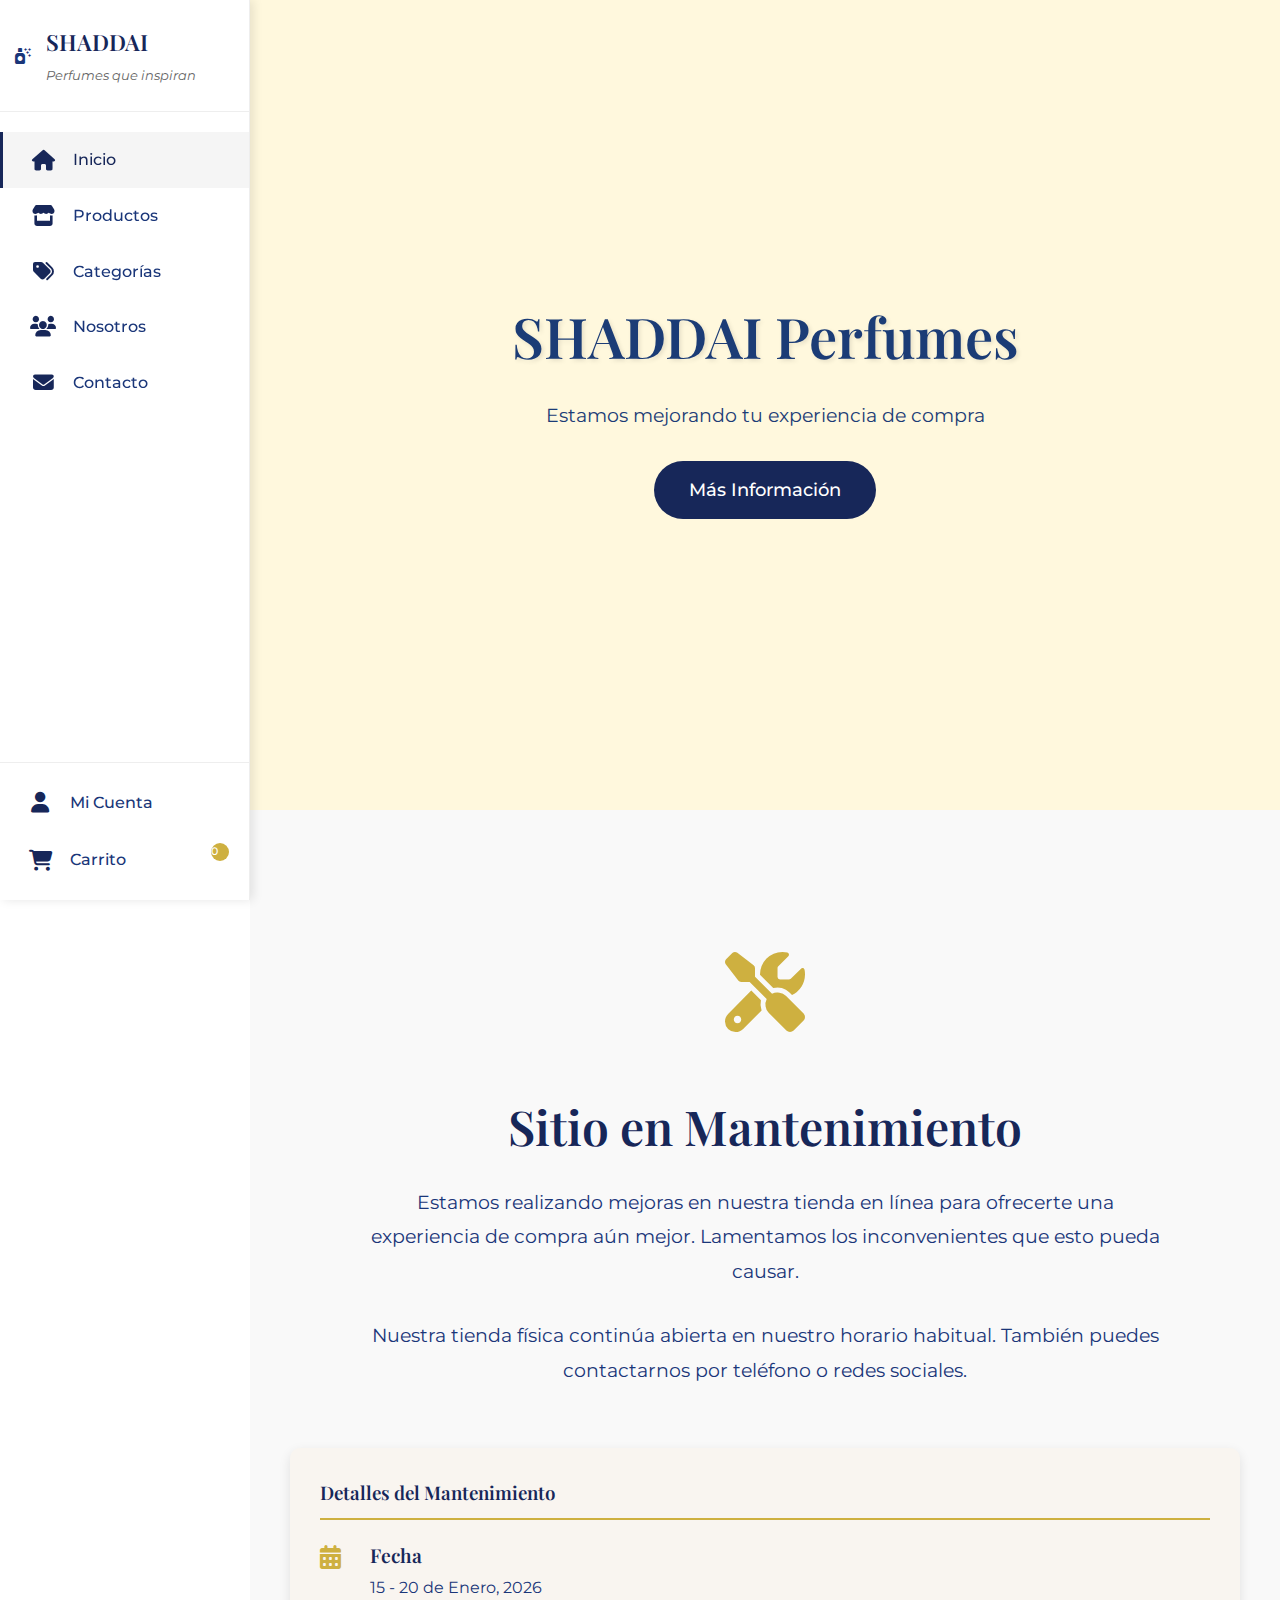
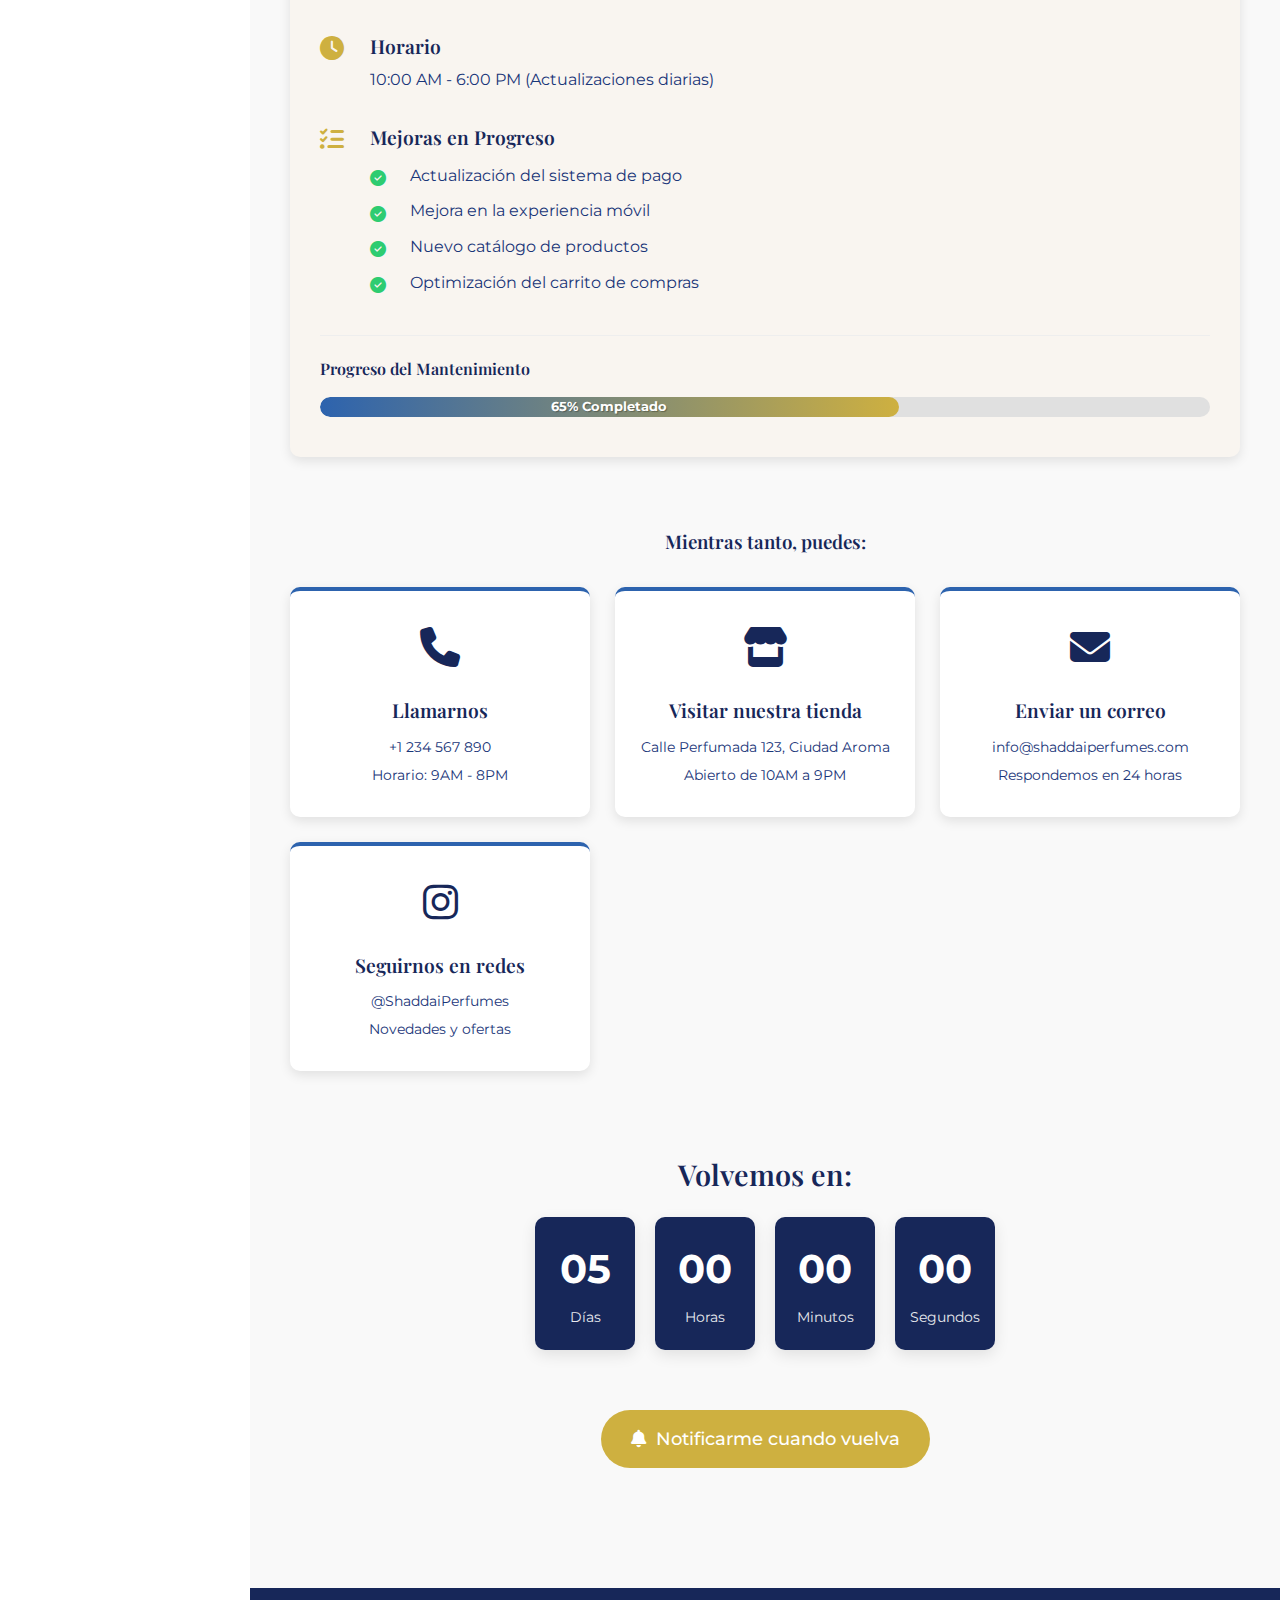
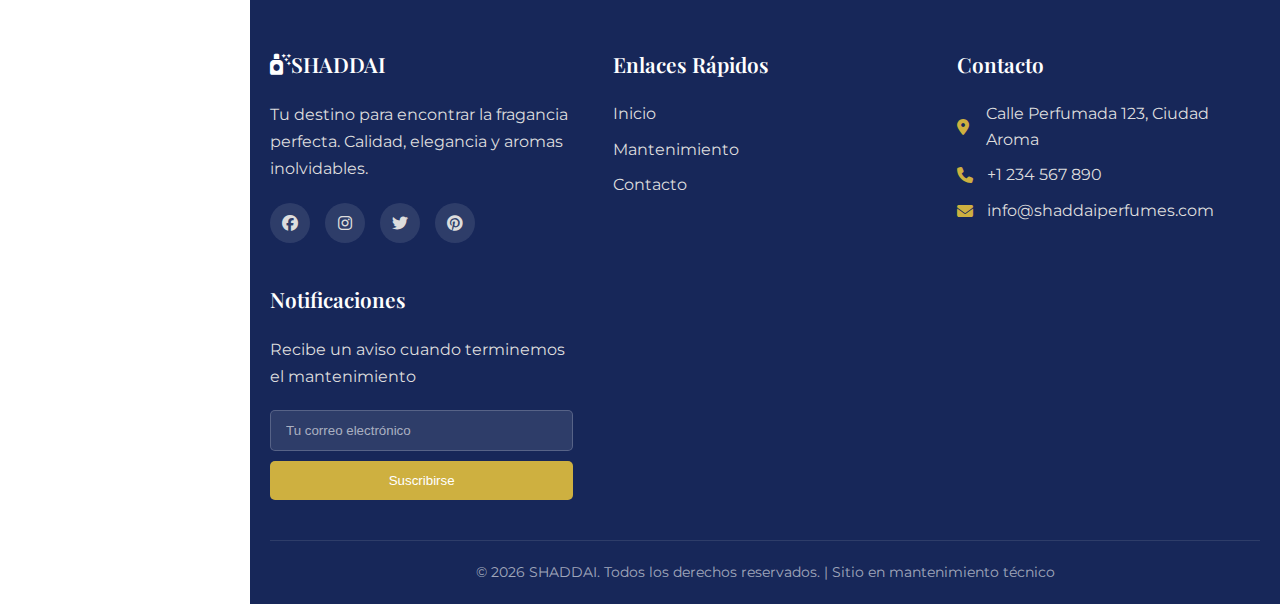
<file: mantenimiento.html>
<!DOCTYPE html>
<html lang="es">
<head>
    <meta charset="UTF-8">
    <meta name="viewport" content="width=device-width, initial-scale=1.0">
    <title>SHADDAI | En Mantenimiento</title>
    <link rel="stylesheet" href="styles/index.css">
    <link rel="stylesheet" href="styles/mantenimiento.css">
    <link rel="stylesheet" href="https://cdnjs.cloudflare.com/ajax/libs/font-awesome/6.4.0/css/all.min.css">
    <link href="https://fonts.googleapis.com/css2?family=Playfair+Display:wght@400;600;700&family=Montserrat:wght@300;400;500&display=swap" rel="stylesheet">
    <!-- Favicon agregado aquí -->
    <link rel="icon" type="image/x-icon" href="https://i.imgur.com/9QxJ7Yl.png">
</head>
<body>
    <!-- Botón de menú para móviles -->
    <button class="menu-toggle">
        <i class="fas fa-bars"></i>
    </button>
    
    <!-- Menú lateral -->
    <div class="sidebar-nav">
        <!-- Logo mejorado -->
        <div class="logo">
            <div class="logo-content">
                <i class="fas fa-spray-can-sparkles"></i>
                <div class="logo-text">
                    <a href="index.html">
                    <h1>SHADDAI</h1>
                    </a>
                    <p class="tagline">Perfumes que inspiran</p>
                </div>
            </div>
        </div>
        
        <!-- Navegación -->
        <nav>
            <ul>
                <li class="active">
                    <a href="#inicio">
                        <i class="fas fa-home"></i>
                        <span>Inicio</span>
                    </a>
                </li>
                <li>
                    <a href="#productos">
                        <i class="fas fa-store"></i>
                        <span>Productos</span>
                    </a>
                </li>
                <li>
                    <a href="#categorias">
                        <i class="fas fa-tags"></i>
                        <span>Categorías</span>
                    </a>
                </li>
                <li>
                    <a href="#nosotros">
                        <i class="fas fa-users"></i>
                        <span>Nosotros</span>
                    </a>
                </li>
                <li>
                    <a href="#contacto">
                        <i class="fas fa-envelope"></i>
                        <span>Contacto</span>
                    </a>
                </li>
            </ul>
        </nav>
        
        <!-- Carrito y usuario en menú lateral -->
        <div class="sidebar-bottom">
            <div class="sidebar-icons">
                <a href="#" class="user-icon">
                    <i class="fas fa-user"></i>
                    <span>Mi Cuenta</span>
                </a>
                <a href="#" class="cart-icon-sidebar">
                    <i class="fas fa-shopping-cart"></i>
                    <span>Carrito</span>
                    <span class="cart-count">0</span>
                </a>
            </div>
        </div>
    </div>

    <!-- Contenido principal -->
    <div class="main-content">
        <!-- Hero Section -->
        <section class="hero" id="inicio">
            <div class="hero-content">
                <h2>SHADDAI Perfumes</h2>
                <p>Estamos mejorando tu experiencia de compra</p>
                <a href="#mantenimiento" class="btn">Más Información</a>
            </div>
        </section>
        
        <!-- Sección de Mantenimiento -->
        <section class="maintenance-section" id="mantenimiento">
            <div class="container">
                <div class="maintenance-container">
                    <div class="maintenance-icon">
                        <i class="fas fa-tools"></i>
                    </div>
                    
                    <h1 class="maintenance-title">Sitio en Mantenimiento</h1>
                    
                    <p class="maintenance-text">
                        Estamos realizando mejoras en nuestra tienda en línea para ofrecerte una experiencia 
                        de compra aún mejor. Lamentamos los inconvenientes que esto pueda causar.
                    </p>
                    
                    <p class="maintenance-text">
                        Nuestra tienda física continúa abierta en nuestro horario habitual. 
                        También puedes contactarnos por teléfono o redes sociales.
                    </p>
                    
                    <div class="maintenance-details">
                        <h3>Detalles del Mantenimiento</h3>
                        
                        <div class="maintenance-info">
                            <div class="info-item">
                                <i class="fas fa-calendar-alt"></i>
                                <div>
                                    <h4>Fecha</h4>
                                    <p>15 - 20 de Enero, 2026</p>
                                </div>
                            </div>
                            
                            <div class="info-item">
                                <i class="fas fa-clock"></i>
                                <div>
                                    <h4>Horario</h4>
                                    <p>10:00 AM - 6:00 PM (Actualizaciones diarias)</p>
                                </div>
                            </div>
                            
                            <div class="info-item">
                                <i class="fas fa-list-check"></i>
                                <div>
                                    <h4>Mejoras en Progreso</h4>
                                    <ul class="maintenance-list">
                                        <li><i class="fas fa-check-circle"></i> Actualización del sistema de pago</li>
                                        <li><i class="fas fa-check-circle"></i> Mejora en la experiencia móvil</li>
                                        <li><i class="fas fa-check-circle"></i> Nuevo catálogo de productos</li>
                                        <li><i class="fas fa-check-circle"></i> Optimización del carrito de compras</li>
                                    </ul>
                                </div>
                            </div>
                        </div>
                        
                        <div class="progress-container">
                            <h4>Progreso del Mantenimiento</h4>
                            <div class="progress-bar">
                                <div class="progress-fill" style="width: 65%;">
                                    <span class="progress-text">65% Completado</span>
                                </div>
                            </div>
                        </div>
                    </div>
                    
                    <div class="contact-options">
                        <h3>Mientras tanto, puedes:</h3>
                        
                        <div class="options-grid">
                            <div class="option-card">
                                <div class="option-icon">
                                    <i class="fas fa-phone"></i>
                                </div>
                                <h4>Llamarnos</h4>
                                <p>+1 234 567 890</p>
                                <p>Horario: 9AM - 8PM</p>
                            </div>
                            
                            <div class="option-card">
                                <div class="option-icon">
                                    <i class="fas fa-store"></i>
                                </div>
                                <h4>Visitar nuestra tienda</h4>
                                <p>Calle Perfumada 123, Ciudad Aroma</p>
                                <p>Abierto de 10AM a 9PM</p>
                            </div>
                            
                            <div class="option-card">
                                <div class="option-icon">
                                    <i class="fas fa-envelope"></i>
                                </div>
                                <h4>Enviar un correo</h4>
                                <p>info@shaddaiperfumes.com</p>
                                <p>Respondemos en 24 horas</p>
                            </div>
                            
                            <div class="option-card">
                                <div class="option-icon">
                                    <i class="fab fa-instagram"></i>
                                </div>
                                <h4>Seguirnos en redes</h4>
                                <p>@ShaddaiPerfumes</p>
                                <p>Novedades y ofertas</p>
                            </div>
                        </div>
                    </div>
                    
                    <div class="countdown-container">
                        <h3>Volvemos en:</h3>
                        <div class="countdown">
                            <div class="countdown-item">
                                <span class="countdown-number" id="days">05</span>
                                <span class="countdown-label">Días</span>
                            </div>
                            <div class="countdown-item">
                                <span class="countdown-number" id="hours">12</span>
                                <span class="countdown-label">Horas</span>
                            </div>
                            <div class="countdown-item">
                                <span class="countdown-number" id="minutes">30</span>
                                <span class="countdown-label">Minutos</span>
                            </div>
                            <div class="countdown-item">
                                <span class="countdown-number" id="seconds">45</span>
                                <span class="countdown-label">Segundos</span>
                            </div>
                        </div>
                    </div>
                    
                    <a href="javascript:void(0);" class="btn btn-notify" onclick="subscribeNotification()">
                        <i class="fas fa-bell"></i> Notificarme cuando vuelva
                    </a>
                </div>
            </div>
        </section>
        
        <!-- Pie de página -->
        <footer id="contacto">
            <div class="container">
                <div class="footer-content">
                    <div class="footer-column">
                        <h3><i class="fas fa-spray-can-sparkles"></i> SHADDAI</h3>
                        <p>Tu destino para encontrar la fragancia perfecta. Calidad, elegancia y aromas inolvidables.</p>
                        <div class="social-icons">
                            <a href="#"><i class="fab fa-facebook"></i></a>
                            <a href="#"><i class="fab fa-instagram"></i></a>
                            <a href="#"><i class="fab fa-twitter"></i></a>
                            <a href="#"><i class="fab fa-pinterest"></i></a>
                        </div>
                    </div>
                    
                    <div class="footer-column">
                        <h4>Enlaces Rápidos</h4>
                        <ul>
                            <li><a href="#inicio">Inicio</a></li>
                            <li><a href="#mantenimiento">Mantenimiento</a></li>
                            <li><a href="#contacto">Contacto</a></li>
                        </ul>
                    </div>
                    
                    <div class="footer-column">
                        <h4>Contacto</h4>
                        <ul class="contact-info">
                            <li><i class="fas fa-map-marker-alt"></i> Calle Perfumada 123, Ciudad Aroma</li>
                            <li><i class="fas fa-phone"></i> +1 234 567 890</li>
                            <li><i class="fas fa-envelope"></i> info@shaddaiperfumes.com</li>
                        </ul>
                    </div>
                    
                    <div class="footer-column">
                        <h4>Notificaciones</h4>
                        <p>Recibe un aviso cuando terminemos el mantenimiento</p>
                        <form class="newsletter-form" id="maintenance-form">
                            <input type="email" placeholder="Tu correo electrónico" required id="email-input">
                            <button type="submit">Suscribirse</button>
                        </form>
                    </div>
                </div>
                
                <div class="footer-bottom">
                    <p>&copy; 2026 SHADDAI. Todos los derechos reservados. | Sitio en mantenimiento técnico</p>
                </div>
            </div>
        </footer>
    </div>
    
    <!-- Script para funcionalidad básica -->
    <script>
        // Carrito de compras (mantenido para consistencia)
        let cart = [];
        const cartCount = document.querySelector('.cart-count');
        
        // Actualizar carrito
        function updateCart() {
            const totalItems = cart.reduce((total, item) => total + item.quantity, 0);
            cartCount.textContent = totalItems;
        }
        
        // Mostrar notificación
        function showNotification(message) {
            const notification = document.createElement('div');
            notification.className = 'notification';
            notification.textContent = message;
            document.body.appendChild(notification);
            
            // Mostrar notificación
            setTimeout(() => {
                notification.classList.add('show');
            }, 10);
            
            // Ocultar notificación después de 3 segundos
            setTimeout(() => {
                notification.classList.remove('show');
                setTimeout(() => {
                    notification.remove();
                }, 300);
            }, 3000);
        }
        
        // Contador regresivo
        function updateCountdown() {
            // Fecha objetivo: 5 días desde ahora
            const targetDate = new Date();
            targetDate.setDate(targetDate.getDate() + 5);
            
            function update() {
                const now = new Date().getTime();
                const distance = targetDate - now;
                
                // Cálculos de tiempo
                const days = Math.floor(distance / (1000 * 60 * 60 * 24));
                const hours = Math.floor((distance % (1000 * 60 * 60 * 24)) / (1000 * 60 * 60));
                const minutes = Math.floor((distance % (1000 * 60 * 60)) / (1000 * 60));
                const seconds = Math.floor((distance % (1000 * 60)) / 1000);
                
                // Actualizar display
                document.getElementById('days').textContent = String(days).padStart(2, '0');
                document.getElementById('hours').textContent = String(hours).padStart(2, '0');
                document.getElementById('minutes').textContent = String(minutes).padStart(2, '0');
                document.getElementById('seconds').textContent = String(seconds).padStart(2, '0');
            }
            
            // Actualizar inmediatamente y luego cada segundo
            update();
            setInterval(update, 1000);
        }
        
        // Suscripción para notificación
        function subscribeNotification() {
            const email = prompt("Por favor ingresa tu correo electrónico para ser notificado cuando el sitio vuelva a estar disponible:");
            
            if (email && email.includes('@')) {
                showNotification(`¡Gracias! Te notificaremos a ${email} cuando terminemos el mantenimiento.`);
                // Aquí normalmente enviarías el email a tu servidor
                console.log("Email registrado para notificación:", email);
            } else if (email) {
                alert("Por favor ingresa un correo electrónico válido.");
            }
        }
        
        // Formulario de newsletter
        document.getElementById('maintenance-form').addEventListener('submit', function(e) {
            e.preventDefault();
            const email = document.getElementById('email-input').value;
            if (email && email.includes('@')) {
                showNotification(`¡Gracias por suscribirte con ${email}! Te avisaremos cuando volvamos.`);
                this.reset();
                // Aquí normalmente enviarías el email a tu servidor
                console.log("Email suscrito para notificación de mantenimiento:", email);
            } else {
                alert("Por favor ingresa un correo electrónico válido.");
            }
        });
        
        // Smooth scroll para enlaces internos
        document.querySelectorAll('a[href^="#"]').forEach(anchor => {
            anchor.addEventListener('click', function(e) {
                e.preventDefault();
                
                const targetId = this.getAttribute('href');
                if (targetId === '#') return;
                
                const targetElement = document.querySelector(targetId);
                if (targetElement) {
                    window.scrollTo({
                        top: targetElement.offsetTop - 20,
                        behavior: 'smooth'
                    });
                }
            });
        });
        
        // Activación del menú lateral según la sección visible
        function setActiveNavItem() {
            const sections = document.querySelectorAll('section[id]');
            const navLinks = document.querySelectorAll('.sidebar-nav nav li');
            
            let currentSection = '';
            
            sections.forEach(section => {
                const sectionTop = section.offsetTop - 100;
                const sectionHeight = section.clientHeight;
                
                if (scrollY >= sectionTop && scrollY < sectionTop + sectionHeight) {
                    currentSection = section.getAttribute('id');
                }
            });
            
            navLinks.forEach(link => {
                link.classList.remove('active');
                const linkHref = link.querySelector('a').getAttribute('href').replace('#', '');
                if (linkHref === currentSection) {
                    link.classList.add('active');
                }
            });
        }

        // Escuchar el scroll para cambiar el elemento activo
        window.addEventListener('scroll', setActiveNavItem);
        setActiveNavItem(); // Ejecutar al cargar la página

        // Función para menú móvil simplificada
        function setupMobileMenu() {
            const sidebarNav = document.querySelector('.sidebar-nav');
            const menuToggle = document.querySelector('.menu-toggle');
            
            if (window.innerWidth <= 992) {
                // Mostrar botón de toggle en móviles
                menuToggle.style.display = 'flex';
                menuToggle.style.alignItems = 'center';
                menuToggle.style.justifyContent = 'center';
                
                // Toggle del menú al hacer clic en el botón
                menuToggle.addEventListener('click', function(e) {
                    e.stopPropagation();
                    sidebarNav.classList.toggle('mobile-open');
                });
                
                // Cerrar menú al hacer clic fuera
                document.addEventListener('click', function(e) {
                    if (sidebarNav.classList.contains('mobile-open') && 
                        !sidebarNav.contains(e.target) && 
                        !e.target.closest('.menu-toggle')) {
                        sidebarNav.classList.remove('mobile-open');
                    }
                });
                
                // Cerrar menú al hacer clic en un enlace
                document.querySelectorAll('.sidebar-nav a').forEach(link => {
                    link.addEventListener('click', function() {
                        sidebarNav.classList.remove('mobile-open');
                    });
                });
            } else {
                // Ocultar botón de toggle en desktop
                menuToggle.style.display = 'none';
                // Asegurar que el menú esté visible en desktop
                sidebarNav.classList.remove('mobile-open');
                sidebarNav.style.transform = '';
            }
        }

        // Inicializar al cargar
        setupMobileMenu();
        updateCountdown(); // Iniciar contador

        // Re-inicializar al cambiar tamaño de ventana
        window.addEventListener('resize', setupMobileMenu);
    </script>
</body>
</html>
</file>
<file: styles/index.css>
/* Estilos generales */
* {
    margin: 0;
    padding: 0;
    box-sizing: border-box;
}

:root {
    --primary-color: #172759;      /* Azul oscuro principal */
    --secondary-color: #2d63ae;    /* Azul más claro */
    --accent-color: #ceb040;       /* Dorado para acentos */
    --light-color: #f9f5f0;        /* Color claro de fondo */
    --text-color: #1a3679;         /* Color de texto principal */
    --sidebar-bg: #ffffff;         /* Fondo del menú lateral - BLANCO */
    --icon-color: #172759;         /* Color de los iconos - AZUL */
    --hover-color: #f5f5f5;        /* Color hover para menú */
    --shadow: 0 4px 12px rgba(0, 0, 0, 0.1);
    --transition: all 0.3s ease;
    --sidebar-width: 250px;
    --sidebar-collapsed: 80px;     /* Un poco más ancho para mejor visualización */
}

body {
    font-family: 'Montserrat', sans-serif;
    color: var(--text-color);
    line-height: 1.6;
    background-color: #fff;
    transition: margin-left var(--transition);
    margin-left: var(--sidebar-collapsed);
}

h1, h2, h3, h4 {
    font-family: 'Playfair Display', serif;
    color: var(--primary-color);
    font-weight: 600;
}

.container {
    width: 100%;
    max-width: 1200px;
    margin: 0 auto;
    padding: 0 20px;
}

a {
    text-decoration: none;
    color: inherit;
}

ul {
    list-style: none;
}

.btn {
    display: inline-block;
    background-color: var(--primary-color);
    color: white;
    padding: 12px 28px;
    border-radius: 30px;
    font-weight: 500;
    transition: var(--transition);
    border: none;
    cursor: pointer;
    text-align: center;
}

.btn:hover {
    background-color: #b68c27;
    transform: translateY(-2px);
    box-shadow: var(--shadow);
}

.btn-outline {
    background-color: transparent;
    border: 2px solid var(--primary-color);
    color: var(--primary-color);
}

.btn-outline:hover {
    background-color: var(--primary-color);
    color: white;
}

.section-title {
    font-size: 2.5rem;
    text-align: center;
    margin-bottom: 10px;
    position: relative;
}

.section-title::after {
    content: '';
    position: absolute;
    width: 80px;
    height: 3px;
    background-color: var(--primary-color);
    bottom: -10px;
    left: 50%;
    transform: translateX(-50%);
}

.section-subtitle {
    text-align: center;
    margin-bottom: 50px;
    color: var(--primary-color);
    font-size: 1.1rem;
}

/* Sidebar Navigation - MENÚ BLANCO */
.sidebar-nav {
    position: fixed;
    top: 0;
    left: 0;
    width: var(--sidebar-collapsed);
    height: 100%;
    background-color: var(--sidebar-bg);
    z-index: 1100;
    transition: var(--transition);
    overflow-x: hidden;
    overflow-y: auto;
    box-shadow: 3px 0 10px rgba(0, 0, 0, 0.1);
    border-right: 1px solid #eee;
    display: flex;
    flex-direction: column;
    /* Ocultar scrollbar pero mantener funcionalidad */
    scrollbar-width: none; /* Para Firefox */
    -ms-overflow-style: none; /* Para Internet Explorer y Edge */
}

/* Ocultar scrollbar en Chrome, Safari y Opera */
.sidebar-nav::-webkit-scrollbar {
    display: none;
}

/* ESTO ES IMPORTANTE: Prevenir que el menú se expanda accidentalmente */
.sidebar-nav:not(:hover) {
    width: var(--sidebar-collapsed) !important;
}

.sidebar-nav:hover {
    width: var(--sidebar-width);
}

.sidebar-nav:hover ~ .main-content {
    margin-left: calc(var(--sidebar-width) - var(--sidebar-collapsed));
}

/* Asegurar que no haya márgenes o paddings conflictivos */
.sidebar-nav * {
    box-sizing: border-box;
}

.sidebar-nav nav ul {
    margin: 0;
    padding: 0;
}

.sidebar-nav li {
    margin: 0;
    padding: 0;
}

/* Corregir posibles problemas de altura */
.sidebar-nav {
    height: 100vh;
    max-height: 100vh;
}

/* Logo mejorado */
.sidebar-nav .logo {
    padding: 25px 15px;
    border-bottom: 1px solid #eee;
    white-space: nowrap;
    overflow: hidden;
    background-color: var(--sidebar-bg);
    flex-shrink: 0;
    cursor: pointer;
}

.sidebar-nav .logo-content {
    display: flex;
    align-items: center;
    justify-content: center;
    gap: 0;
    transition: var(--transition);
    position: relative;
}

.sidebar-nav:hover .logo-content {
    justify-content: flex-start;
    gap: 15px;
}

/* Estilos para el logo en el menú lateral */
.logo-image {
    width: 40px;
    height: 40px;
    object-fit: contain;
    transition: var(--transition);
    flex-shrink: 0;
}

/* Mostrar el logo en lugar del icono */
.sidebar-nav .logo-content .logo-image {
    display: block;
    color: var(--icon-color);
    font-size: 2rem;
    min-width: 40px;
    text-align: center;
    transition: var(--transition);
    margin-right: 0;
}

/* Cuando el menú se expande */
.sidebar-nav:hover .logo-content .logo-image {
    margin-right: 15px;
}

.sidebar-nav .logo-text {
    overflow: hidden;
    transition: var(--transition);
    opacity: 0;
    width: 0;
    height: 0;
    visibility: hidden;
}

.sidebar-nav:hover .logo-text {
    opacity: 1;
    width: auto;
    height: auto;
    visibility: visible;
}

.sidebar-nav .logo h1 {
    color: var(--primary-color);
    font-size: 1.4rem;
    margin-bottom: 5px;
    white-space: nowrap;
}

.sidebar-nav .logo .tagline {
    color: #666;
    font-size: 0.8rem;
    font-style: italic;
    white-space: nowrap;
}

/* Navegación */
.sidebar-nav nav {
    padding: 20px 0;
    flex-grow: 1;
    overflow-y: auto;
}

.sidebar-nav ul {
    display: flex;
    flex-direction: column;
}

.sidebar-nav li {
    position: relative;
}

.sidebar-nav li a {
    display: flex;
    align-items: center;
    padding: 15px 20px;
    color: var(--text-color);
    transition: var(--transition);
    white-space: nowrap;
    overflow: hidden;
    border-left: 3px solid transparent;
    justify-content: center;
}

.sidebar-nav:hover li a {
    justify-content: flex-start;
}

.sidebar-nav li a:hover {
    background-color: var(--hover-color);
    color: var(--primary-color);
}

.sidebar-nav li.active a {
    background-color: var(--hover-color);
    color: var(--primary-color);
    border-left: 3px solid var(--icon-color);
}

.sidebar-nav li a i {
    font-size: 1.3rem;
    min-width: 40px;
    text-align: center;
    color: var(--icon-color);
    margin-right: 0;
    transition: var(--transition);
}

.sidebar-nav:hover li a i {
    margin-right: 10px;
}

.sidebar-nav li a span {
    display: none;
    font-weight: 500;
    opacity: 0;
    visibility: hidden;
    transition: opacity 0.3s ease 0.1s, visibility 0.3s ease 0.1s;
}

.sidebar-nav:hover li a span {
    display: inline-block;
    opacity: 1;
    visibility: visible;
}

/* Tooltips para estado contraído */
.sidebar-nav .nav-tooltip {
    position: absolute;
    left: 100%;
    top: 50%;
    transform: translateY(-50%) translateX(10px);
    background-color: var(--primary-color);
    color: white;
    padding: 8px 12px;
    border-radius: 4px;
    font-size: 0.8rem;
    white-space: nowrap;
    opacity: 0;
    visibility: hidden;
    transition: var(--transition);
    z-index: 100;
    box-shadow: 2px 2px 10px rgba(0, 0, 0, 0.2);
    pointer-events: none;
}

.sidebar-nav .nav-tooltip::before {
    content: '';
    position: absolute;
    right: 100%;
    top: 50%;
    transform: translateY(-50%);
    border-width: 6px;
    border-style: solid;
    border-color: transparent var(--primary-color) transparent transparent;
}

.sidebar-nav li:hover .nav-tooltip {
    opacity: 1;
    visibility: visible;
    transform: translateY(-50%) translateX(0);
}

.sidebar-nav:hover li .nav-tooltip {
    display: none;
}

/* Iconos de carrito y usuario en menú lateral - CORREGIDOS */
.sidebar-bottom {
    position: relative;
    width: 100%;
    border-top: 1px solid #eee;
    padding: 15px 0;
    background-color: var(--sidebar-bg);
    flex-shrink: 0;
    margin-top: auto;
}

.sidebar-icons {
    display: flex;
    flex-direction: column;
    gap: 8px;
    padding: 0;
}

.sidebar-icons a {
    display: flex;
    align-items: center;
    padding: 12px 0;
    color: var(--text-color);
    transition: var(--transition);
    white-space: nowrap;
    overflow: hidden;
    border-radius: 0;
    justify-content: center;
    position: relative;
}

.sidebar-nav:hover .sidebar-icons a {
    justify-content: flex-start;
    padding: 12px 20px;
}

.sidebar-icons a:hover {
    background-color: var(--hover-color);
    color: var(--primary-color);
}

.sidebar-icons a i {
    font-size: 1.3rem;
    min-width: 40px;
    text-align: center;
    color: var(--icon-color);
    margin-right: 0;
    transition: var(--transition);
}

.sidebar-nav:hover .sidebar-icons a i {
    margin-right: 10px;
}

.sidebar-icons a span {
    display: none;
    font-weight: 500;
    opacity: 0;
    visibility: hidden;
    transition: opacity 0.3s ease 0.1s, visibility 0.3s ease 0.1s;
}

.sidebar-nav:hover .sidebar-icons a span {
    display: inline-block;
    opacity: 1;
    visibility: visible;
}

/* Contador del carrito en menú lateral - CORREGIDO */
.cart-icon-sidebar {
    position: relative;
}

.cart-count {
    position: absolute;
    top: 8px;
    right: 8px;
    background-color: var(--accent-color);
    color: white;
    border-radius: 50%;
    width: 18px;
    height: 18px;
    font-size: 0.7rem;
    display: flex;
    align-items: center;
    justify-content: center;
    font-weight: bold;
    transition: var(--transition);
    z-index: 10;
}

/* Posición del contador cuando el menú está expandido */
.sidebar-nav:hover .cart-count {
    top: 8px;
    right: 20px;
}

/* Tooltips para los iconos del carrito y usuario cuando el menú está contraído */
.sidebar-icons .nav-tooltip {
    position: absolute;
    left: 100%;
    top: 50%;
    transform: translateY(-50%) translateX(10px);
    background-color: var(--primary-color);
    color: white;
    padding: 8px 12px;
    border-radius: 4px;
    font-size: 0.8rem;
    white-space: nowrap;
    opacity: 0;
    visibility: hidden;
    transition: var(--transition);
    z-index: 100;
    box-shadow: 2px 2px 10px rgba(0, 0, 0, 0.2);
    pointer-events: none;
}

.sidebar-icons .nav-tooltip::before {
    content: '';
    position: absolute;
    right: 100%;
    top: 50%;
    transform: translateY(-50%);
    border-width: 6px;
    border-style: solid;
    border-color: transparent var(--primary-color) transparent transparent;
}

.sidebar-icons a:hover .nav-tooltip {
    opacity: 1;
    visibility: visible;
    transform: translateY(-50%) translateX(0);
}

.sidebar-nav:hover .sidebar-icons a .nav-tooltip {
    display: none;
}

/* Tooltips específicos para cada icono */
.user-icon .nav-tooltip {
    content: "Mi Cuenta";
}

.cart-icon-sidebar .nav-tooltip {
    content: "Carrito";
}

/* Main Content */
.main-content {
    transition: var(--transition);
    min-height: 100vh;
    padding-top: 0;
}

/* Hero Section */
.hero {
    background: #fff8dd;
    background-size: cover;
    background-position: center;
    height: 90vh;
    display: flex;
    align-items: center;
    text-align: center;
    color: #1b3c76;
    margin-top: 0;
}

.hero-content {
    max-width: 800px;
    margin: 0 auto;
    padding: 20px;
}

.hero h2 {
    font-size: 3.5rem;
    color: #1b3c76;
    margin-bottom: 20px;
    text-shadow: 2px 2px 4px rgba(0, 0, 0, 0.1);
}

.hero p {
    font-size: 1.2rem;
    margin-bottom: 30px;
    max-width: 600px;
    margin-left: auto;
    margin-right: auto;
    color: #1b3c76;
}

.hero .btn {
    background-color: var(--primary-color);
    font-size: 1.1rem;
    padding: 15px 35px;
}

.hero .btn:hover {
    background-color: #174285;
}

/* Productos Destacados */
.featured-products {
    padding: 80px 0;
    background-color: #fff8dd;
}

.products-grid {
    display: grid;
    grid-template-columns: repeat(auto-fill, minmax(250px, 1fr));
    gap: 30px;
    margin-top: 40px;
}

.product-card {
    background-color: white;
    border-radius: 10px;
    overflow: hidden;
    box-shadow: var(--shadow);
    transition: var(--transition);
}

.product-card:hover {
    transform: translateY(-10px);
    box-shadow: 0 10px 20px rgba(0, 0, 0, 0.15);
}

.product-image {
    height: 250px;
    overflow: hidden;
    position: relative;
}

.product-image img {
    width: 100%;
    height: 100%;
    object-fit: cover;
    transition: var(--transition);
}

.product-card:hover .product-image img {
    transform: scale(1.05);
}

.product-label {
    position: absolute;
    top: 15px;
    right: 15px;
    background-color: var(--primary-color);
    color: white;
    padding: 5px 10px;
    border-radius: 4px;
    font-size: 0.8rem;
    font-weight: 500;
}

.product-label.new {
    background-color: #2ecc71;
}

.product-info {
    padding: 20px;
}

.product-info h3 {
    font-size: 1.3rem;
    margin-bottom: 10px;
}

.product-description {
    color: #777;
    font-size: 0.9rem;
    margin-bottom: 15px;
    height: 60px;
    overflow: hidden;
}

.product-price {
    font-size: 1.5rem;
    font-weight: 700;
    color: var(--primary-color);
    margin-bottom: 15px;
}

.add-to-cart {
    width: 100%;
    padding: 10px;
    background-color: var(--secondary-color);
    color: white;
    border: none;
    border-radius: 5px;
    font-weight: 500;
    cursor: pointer;
    transition: var(--transition);
}

.add-to-cart:hover {
    background-color: #c4a473;
}

/* Categorías */
.categories {
    padding: 80px 0;
    background-color:#fff8dd;
}

.categories-grid {
    display: grid;
    grid-template-columns: repeat(auto-fill, minmax(250px, 1fr));
    gap: 30px;
    margin-top: 40px;
}

.category-card {
    background-color: var(--sidebar-bg);
    border-radius: 10px;
    padding: 30px;
    text-align: center;
    box-shadow: var(--shadow);
    transition: var(--transition);
    border-top: 4px solid var(--secondary-color);
}

.category-card:hover {
    transform: translateY(-5px);
}

.category-icon {
    font-size: 2.5rem;
    color: var(--primary-color);
    margin-bottom: 15px;
}

.category-card h3 {
    font-size: 1.3rem;
    margin-bottom: 10px;
}

.category-card p {
    color: #666;
    font-size: 0.9rem;
}

/* Sobre Nosotros */
.about {
    padding: 80px 0;
    background-color: #fff8dd;
}

.about-content {
    display: grid;
    grid-template-columns: repeat(auto-fit, minmax(300px, 1fr));
    gap: 50px;
    align-items: center;
}

.about-text p {
    margin-bottom: 20px;
}

.about-image {
    border-radius: 10px;
    overflow: hidden;
    box-shadow: var(--shadow);
}

.about-image img {
    width: 100%;
    height: auto;
    display: block;
}

/* Footer */
footer {
    background-color: var(--primary-color);
    color: #ddd;
    padding: 60px 0 20px;
}

.footer-content {
    display: grid;
    grid-template-columns: repeat(auto-fit, minmax(250px, 1fr));
    gap: 40px;
    margin-bottom: 40px;
}

.footer-column h3, .footer-column h4 {
    color: white;
    margin-bottom: 20px;
    font-size: 1.3rem;
}

/* Estilos para el logo en el footer */
.footer-logo {
    width: 30px;
    height: 30px;
    object-fit: contain;
    margin-right: 10px;
    vertical-align: middle;
    display: inline-block;
}

/* Asegurar que el texto del footer se alinee con el logo */
.footer-column h3 {
    display: flex;
    align-items: center;
}

.footer-column p {
    margin-bottom: 20px;
    line-height: 1.7;
}

.footer-column ul li {
    margin-bottom: 10px;
}

.footer-column ul li a:hover {
    color: var(--accent-color);
    padding-left: 5px;
    transition: var(--transition);
}

.contact-info li {
    display: flex;
    align-items: center;
    margin-bottom: 15px;
}

.contact-info i {
    color: var(--accent-color);
    margin-right: 10px;
    width: 20px;
}

.social-icons {
    display: flex;
    gap: 15px;
    margin-top: 20px;
}

.social-icons a {
    display: flex;
    align-items: center;
    justify-content: center;
    width: 40px;
    height: 40px;
    background-color: rgba(255, 255, 255, 0.1);
    border-radius: 50%;
    transition: var(--transition);
}

.social-icons a:hover {
    background-color: var(--accent-color);
    transform: translateY(-3px);
}

.newsletter-form {
    display: flex;
    flex-direction: column;
    gap: 10px;
}

.newsletter-form input {
    padding: 12px 15px;
    border-radius: 5px;
    border: 1px solid rgba(255, 255, 255, 0.2);
    background-color: rgba(255, 255, 255, 0.1);
    color: white;
    transition: var(--transition);
}

.newsletter-form input:focus {
    outline: none;
    border-color: var(--accent-color);
    background-color: rgba(255, 255, 255, 0.15);
}

.newsletter-form input::placeholder {
    color: rgba(255, 255, 255, 0.6);
}

.newsletter-form button {
    padding: 12px 15px;
    background-color: var(--accent-color);
    color: white;
    border: none;
    border-radius: 5px;
    cursor: pointer;
    transition: var(--transition);
    font-weight: 500;
}

.newsletter-form button:hover {
    background-color: #d4b342;
}

.footer-bottom {
    text-align: center;
    padding-top: 20px;
    border-top: 1px solid rgba(255, 255, 255, 0.1);
    color: rgba(255, 255, 255, 0.6);
    font-size: 0.9rem;
}

/* Carrito flotante */
.cart-sidebar {
    position: fixed;
    top: 0;
    right: -400px;
    width: 350px;
    height: 100%;
    background-color: white;
    box-shadow: -5px 0 15px rgba(0, 0, 0, 0.1);
    z-index: 1100;
    display: flex;
    flex-direction: column;
    transition: var(--transition);
}

.cart-sidebar.open {
    right: 0;
}

.cart-header {
    display: flex;
    justify-content: space-between;
    align-items: center;
    padding: 20px;
    border-bottom: 1px solid #eee;
    background-color: var(--primary-color);
    color: white;
}

.cart-header h3 {
    display: flex;
    align-items: center;
    gap: 10px;
    color: white;
}

.close-cart {
    background: none;
    border: none;
    font-size: 1.8rem;
    cursor: pointer;
    color: white;
    transition: var(--transition);
    width: 30px;
    height: 30px;
    display: flex;
    align-items: center;
    justify-content: center;
    border-radius: 50%;
}

.close-cart:hover {
    background-color: rgba(255, 255, 255, 0.1);
    color: var(--accent-color);
}

.cart-items {
    flex-grow: 1;
    overflow-y: auto;
    padding: 20px;
}

.empty-cart {
    text-align: center;
    color: #777;
    font-style: italic;
    padding: 40px 0;
}

.cart-item {
    display: flex;
    justify-content: space-between;
    align-items: center;
    padding: 15px 0;
    border-bottom: 1px solid #eee;
}

.cart-item:last-child {
    border-bottom: none;
}

.cart-item-info h4 {
    font-size: 1rem;
    margin-bottom: 5px;
}

.cart-item-info p {
    font-size: 0.9rem;
    color: #777;
}

.cart-item-total {
    font-weight: 600;
    color: var(--primary-color);
}

.cart-footer {
    padding: 20px;
    border-top: 1px solid #eee;
    background-color: #f9f9f9;
}

.cart-total {
    display: flex;
    justify-content: space-between;
    font-size: 1.2rem;
    font-weight: 600;
    margin-bottom: 20px;
}

.total-amount {
    color: var(--primary-color);
}

.checkout-btn {
    width: 100%;
    padding: 15px;
    background-color: var(--primary-color);
    color: white;
    border: none;
    border-radius: 5px;
    font-weight: 500;
    cursor: pointer;
    transition: var(--transition);
}

.checkout-btn:hover {
    background-color: #7a5d2b;
}

/* Notificación */
.notification {
    position: fixed;
    bottom: 20px;
    left: 50%;
    transform: translateX(-50%) translateY(100px);
    background-color: var(--primary-color);
    color: white;
    padding: 15px 25px;
    border-radius: 5px;
    box-shadow: var(--shadow);
    z-index: 1200;
    transition: var(--transition);
    opacity: 0;
    font-weight: 500;
}

.notification.show {
    transform: translateX(-50%) translateY(0);
    opacity: 1;
}

/* Responsividad - CORREGIDO */
@media (max-width: 992px) {
    body {
        margin-left: var(--sidebar-collapsed);
    }
    
    .sidebar-nav {
        width: var(--sidebar-collapsed) !important;
        cursor: pointer;
        transition: width 0.4s cubic-bezier(0.25, 0.46, 0.45, 0.94);
        overflow: hidden !important;
    }
    
    /* IMPORTANTE: Desactivar hover en móviles */
    .sidebar-nav:hover {
        width: var(--sidebar-collapsed) !important;
    }
    
    .sidebar-nav:hover ~ .main-content {
        margin-left: 0 !important;
    }
    
    .hero h2 {
        font-size: 2.8rem;
    }
    
    .section-title {
        font-size: 2.2rem;
    }
    
    .about-content {
        grid-template-columns: 1fr;
    }
    
    .about-image {
        order: -1;
    }
    
    /* Para móviles: menú con clic en lugar de hover */
    body.menu-expanded .sidebar-nav {
        width: var(--sidebar-width) !important;
        overflow-y: auto !important;
        box-shadow: 5px 0 15px rgba(0, 0, 0, 0.15);
    }
    
    body.menu-expanded .sidebar-nav ~ .main-content {
        margin-left: calc(var(--sidebar-width) - var(--sidebar-collapsed));
    }
    
    /* Asegurar que el contenido se oculte cuando el menú esté contraído */
    body:not(.menu-expanded) .logo-text,
    body:not(.menu-expanded) li a span,
    body:not(.menu-expanded) .sidebar-icons a span {
        display: none !important;
        opacity: 0 !important;
        visibility: hidden !important;
        width: 0 !important;
        height: 0 !important;
    }
    
    /* Forzar que los íconos se centren en móviles cuando el menú está contraído */
    body:not(.menu-expanded) .sidebar-nav li a,
    body:not(.menu-expanded) .sidebar-icons a {
        justify-content: center !important;
    }
    
    body:not(.menu-expanded) .sidebar-nav li a i,
    body:not(.menu-expanded) .sidebar-icons a i {
        margin-right: 0 !important;
    }
    
    /* Ajustes del logo para móviles */
    body:not(.menu-expanded) .logo-image {
        margin-right: 0 !important;
    }
    
    /* Tooltips más visibles en móviles */
    .sidebar-nav li .nav-tooltip,
    .sidebar-icons a .nav-tooltip {
        font-size: 0.9rem;
        padding: 10px 15px;
    }
}

@media (max-width: 768px) {
    :root {
        --sidebar-collapsed: 70px;
    }
    
    body {
        margin-left: var(--sidebar-collapsed);
    }
    
    .sidebar-nav {
        width: var(--sidebar-collapsed) !important;
    }
    
    .main-content {
        margin-left: 0;
    }
    
    .sidebar-nav .logo-content .logo-image {
        font-size: 1.8rem;
        min-width: 35px;
    }
    
    .logo-image {
        width: 35px;
        height: 35px;
    }
    
    .sidebar-nav li a i,
    .sidebar-icons a i {
        font-size: 1.1rem;
        min-width: 35px;
    }
    
    .hero {
        height: 80vh;
    }
    
    .hero h2 {
        font-size: 2.2rem;
    }
    
    .hero p {
        font-size: 1rem;
    }
    
    .products-grid, .categories-grid {
        grid-template-columns: repeat(auto-fill, minmax(200px, 1fr));
    }
    
    .cart-sidebar {
        width: 100%;
        right: -100%;
    }
    
    .cart-count {
        width: 16px;
        height: 16px;
        font-size: 0.6rem;
        top: 6px;
        right: 6px;
    }
    
    body.menu-expanded .cart-count {
        top: 8px;
        right: 20px;
    }
    
    body:not(.menu-expanded) .cart-count {
        top: 6px;
        right: 6px;
    }
    
    /* Ajustes del logo en footer para móviles */
    .footer-logo {
        width: 25px;
        height: 25px;
    }
}

@media (max-width: 576px) {
    :root {
        --sidebar-collapsed: 60px;
    }
    
    .sidebar-nav .logo {
        padding: 20px 10px;
    }
    
    .sidebar-nav li a {
        padding: 12px 0;
    }
    
    body.menu-expanded .sidebar-nav li a {
        padding: 12px 15px;
    }
    
    .sidebar-icons a {
        padding: 10px 0;
    }
    
    body.menu-expanded .sidebar-icons a {
        padding: 10px 15px;
    }
    
    /* Ajustes del logo para móviles pequeños */
    .logo-image {
        width: 30px;
        height: 30px;
    }
    
    .sidebar-nav .logo-content .logo-image {
        min-width: 30px;
    }
    
    .hero-content {
        padding: 10px;
    }
    
    .hero h2 {
        font-size: 1.8rem;
    }
    
    .btn {
        padding: 10px 20px;
    }
    
    .footer-content {
        grid-template-columns: 1fr;
    }
    
    .section-title {
        font-size: 1.8rem;
    }
    
    .cart-count {
        width: 15px;
        height: 15px;
        font-size: 0.55rem;
    }
}
</file>
<file: styles/mantenimiento.css>
/* Estilos específicos para la página de mantenimiento */
.maintenance-section {
    padding: 80px 0;
    background-color: #f9f9f9;
}

.maintenance-container {
    display: flex;
    flex-direction: column;
    align-items: center;
    justify-content: center;
    text-align: center;
    padding: 40px 20px;
    max-width: 1000px;
    margin: 0 auto;
}

.maintenance-icon {
    font-size: 5rem;
    color: var(--accent-color);
    margin-bottom: 30px;
    animation: pulse 2s infinite;
}

@keyframes pulse {
    0% { transform: scale(1); }
    50% { transform: scale(1.1); }
    100% { transform: scale(1); }
}

.maintenance-title {
    font-size: 3rem;
    margin-bottom: 20px;
    color: var(--primary-color);
}

.maintenance-text {
    font-size: 1.2rem;
    margin-bottom: 30px;
    color: var(--text-color);
    line-height: 1.8;
    max-width: 800px;
}

.maintenance-details {
    background-color: var(--light-color);
    padding: 30px;
    border-radius: 10px;
    margin: 30px 0;
    text-align: left;
    box-shadow: var(--shadow);
    width: 100%;
}

.maintenance-details h3 {
    color: var(--primary-color);
    margin-bottom: 20px;
    border-bottom: 2px solid var(--accent-color);
    padding-bottom: 10px;
}

.maintenance-info {
    display: flex;
    flex-direction: column;
    gap: 25px;
}

.info-item {
    display: flex;
    align-items: flex-start;
    gap: 20px;
}

.info-item i {
    font-size: 1.5rem;
    color: var(--accent-color);
    margin-top: 5px;
    min-width: 30px;
}

.info-item h4 {
    font-size: 1.2rem;
    margin-bottom: 5px;
    color: var(--primary-color);
}

.info-item p {
    color: var(--text-color);
    margin-bottom: 5px;
}

.maintenance-list {
    list-style: none;
    padding: 0;
    margin-top: 10px;
}

.maintenance-list li {
    margin-bottom: 10px;
    display: flex;
    align-items: center;
    gap: 10px;
}

.maintenance-list li i {
    color: #2ecc71;
    font-size: 1rem;
}

.progress-container {
    margin-top: 30px;
    padding-top: 20px;
    border-top: 1px solid #eee;
}

.progress-container h4 {
    margin-bottom: 15px;
    color: var(--primary-color);
}

.progress-bar {
    width: 100%;
    height: 20px;
    background-color: #e0e0e0;
    border-radius: 10px;
    overflow: hidden;
    margin-bottom: 10px;
}

.progress-fill {
    height: 100%;
    background: linear-gradient(90deg, var(--secondary-color), var(--accent-color));
    border-radius: 10px;
    display: flex;
    align-items: center;
    justify-content: center;
    transition: width 1s ease-in-out;
}

.progress-text {
    color: white;
    font-size: 0.8rem;
    font-weight: bold;
    text-shadow: 1px 1px 1px rgba(0, 0, 0, 0.3);
}

.contact-options {
    margin: 40px 0;
    width: 100%;
}

.contact-options h3 {
    color: var(--primary-color);
    margin-bottom: 30px;
    text-align: center;
}

.options-grid {
    display: grid;
    grid-template-columns: repeat(auto-fit, minmax(250px, 1fr));
    gap: 25px;
    margin-top: 20px;
}

.option-card {
    background-color: white;
    padding: 25px;
    border-radius: 10px;
    box-shadow: var(--shadow);
    transition: var(--transition);
    text-align: center;
    border-top: 4px solid var(--secondary-color);
}

.option-card:hover {
    transform: translateY(-5px);
    box-shadow: 0 10px 20px rgba(0, 0, 0, 0.1);
}

.option-icon {
    font-size: 2.5rem;
    color: var(--primary-color);
    margin-bottom: 15px;
}

.option-card h4 {
    color: var(--primary-color);
    margin-bottom: 10px;
    font-size: 1.2rem;
}

.option-card p {
    color: var(--text-color);
    margin-bottom: 5px;
    font-size: 0.9rem;
}

.countdown-container {
    margin: 40px 0;
    text-align: center;
}

.countdown-container h3 {
    color: var(--primary-color);
    margin-bottom: 20px;
    font-size: 1.8rem;
}

.countdown {
    display: flex;
    justify-content: center;
    gap: 20px;
    flex-wrap: wrap;
}

.countdown-item {
    display: flex;
    flex-direction: column;
    align-items: center;
    background-color: var(--primary-color);
    color: white;
    padding: 20px 15px;
    border-radius: 10px;
    min-width: 100px;
    box-shadow: 0 5px 15px rgba(0, 0, 0, 0.1);
}

.countdown-number {
    font-size: 2.5rem;
    font-weight: bold;
    font-family: 'Montserrat', sans-serif;
}

.countdown-label {
    font-size: 0.9rem;
    margin-top: 5px;
    opacity: 0.9;
}

.btn-notify {
    background-color: var(--accent-color);
    color: white;
    padding: 15px 30px;
    font-size: 1.1rem;
    margin-top: 20px;
    display: inline-flex;
    align-items: center;
    gap: 10px;
}

.btn-notify:hover {
    background-color: #b68c27;
    transform: translateY(-2px);
}

/* Responsividad para mantenimiento */
@media (max-width: 992px) {
    .maintenance-title {
        font-size: 2.5rem;
    }
    
    .maintenance-text {
        font-size: 1.1rem;
    }
    
    .countdown-item {
        min-width: 80px;
        padding: 15px 10px;
    }
    
    .countdown-number {
        font-size: 2rem;
    }
}

@media (max-width: 768px) {
    .maintenance-title {
        font-size: 2rem;
    }
    
    .maintenance-icon {
        font-size: 4rem;
    }
    
    .maintenance-text {
        font-size: 1rem;
    }
    
    .maintenance-details {
        padding: 20px;
    }
    
    .info-item {
        flex-direction: column;
        align-items: center;
        text-align: center;
        gap: 10px;
    }
    
    .countdown {
        gap: 10px;
    }
    
    .countdown-item {
        min-width: 70px;
        padding: 15px 8px;
    }
    
    .countdown-number {
        font-size: 1.8rem;
    }
    
    .options-grid {
        grid-template-columns: repeat(auto-fit, minmax(200px, 1fr));
        gap: 15px;
    }
}

@media (max-width: 576px) {
    .maintenance-title {
        font-size: 1.8rem;
    }
    
    .maintenance-icon {
        font-size: 3.5rem;
    }
    
    .maintenance-container {
        padding: 20px 10px;
    }
    
    .countdown {
        gap: 8px;
    }
    
    .countdown-item {
        min-width: 60px;
        padding: 12px 6px;
    }
    
    .countdown-number {
        font-size: 1.5rem;
    }
    
    .countdown-label {
        font-size: 0.8rem;
    }
    
    .options-grid {
        grid-template-columns: 1fr;
    }
}
</file>
